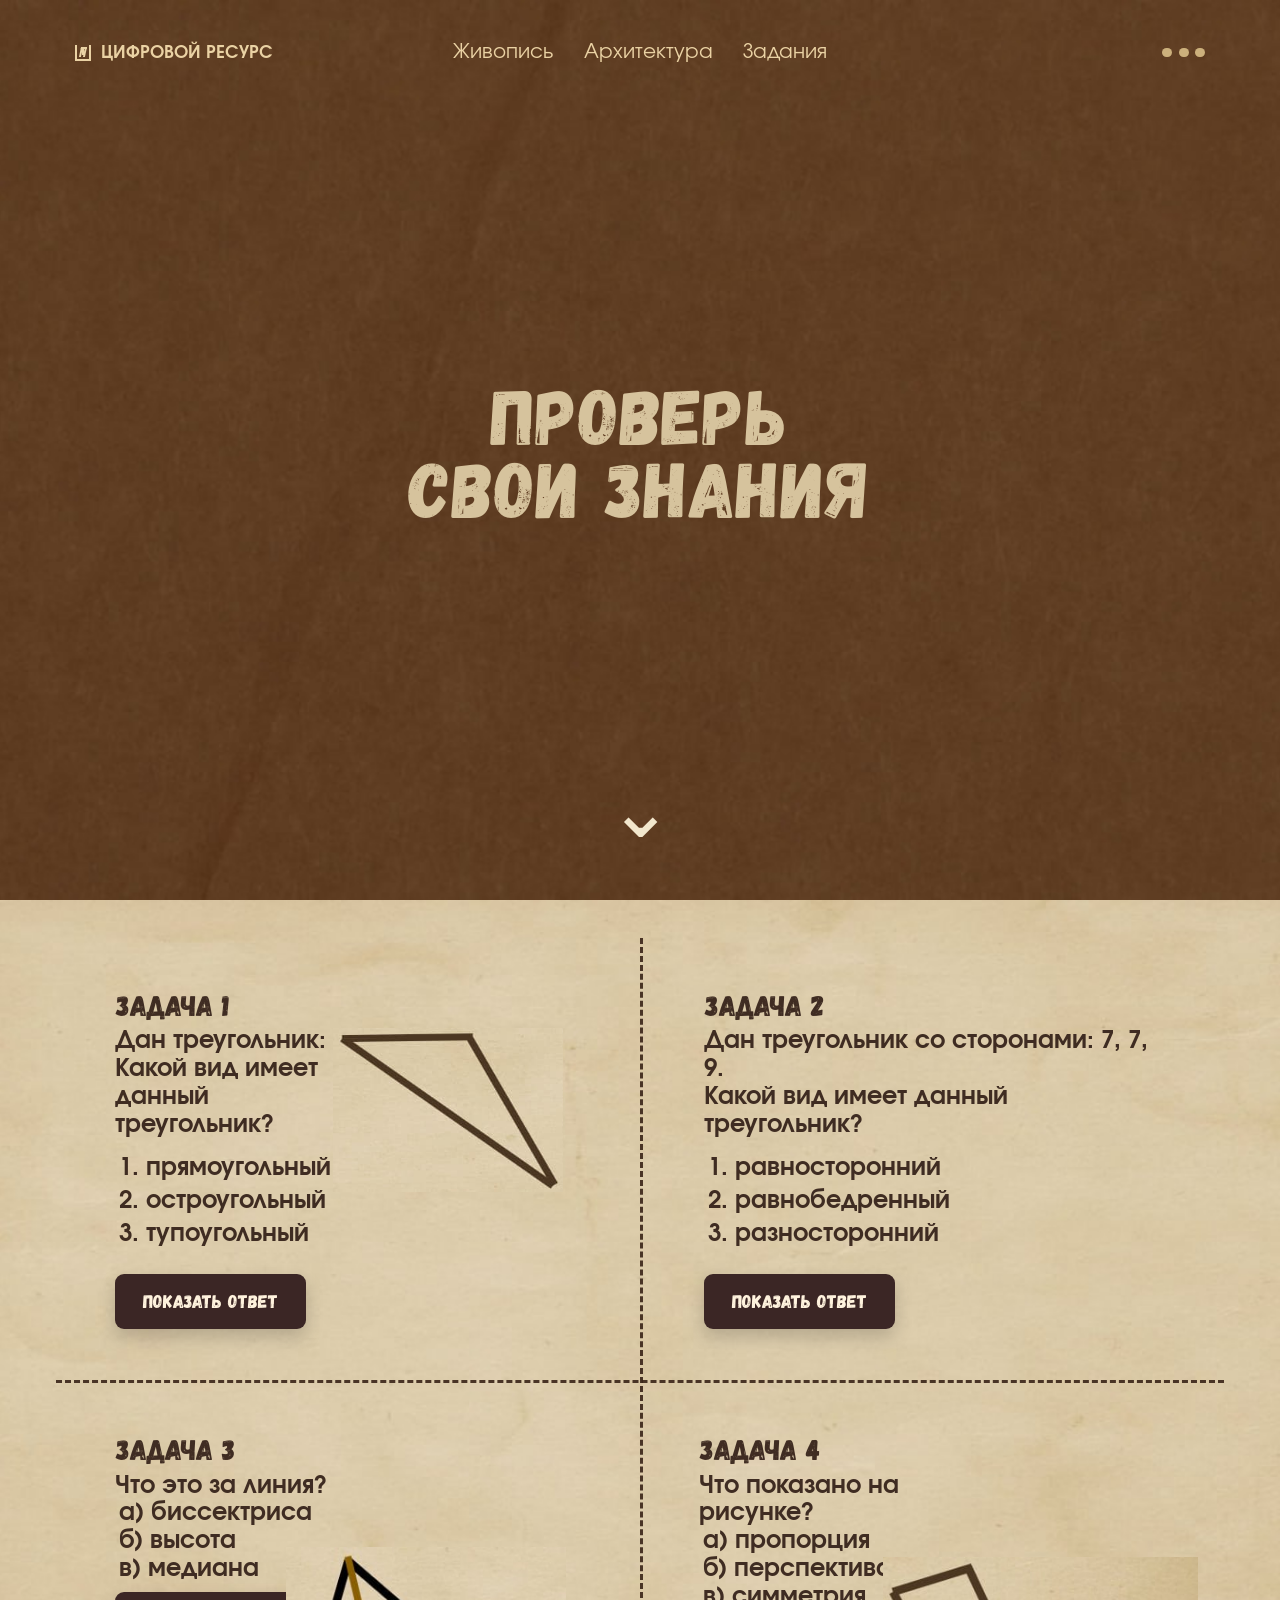
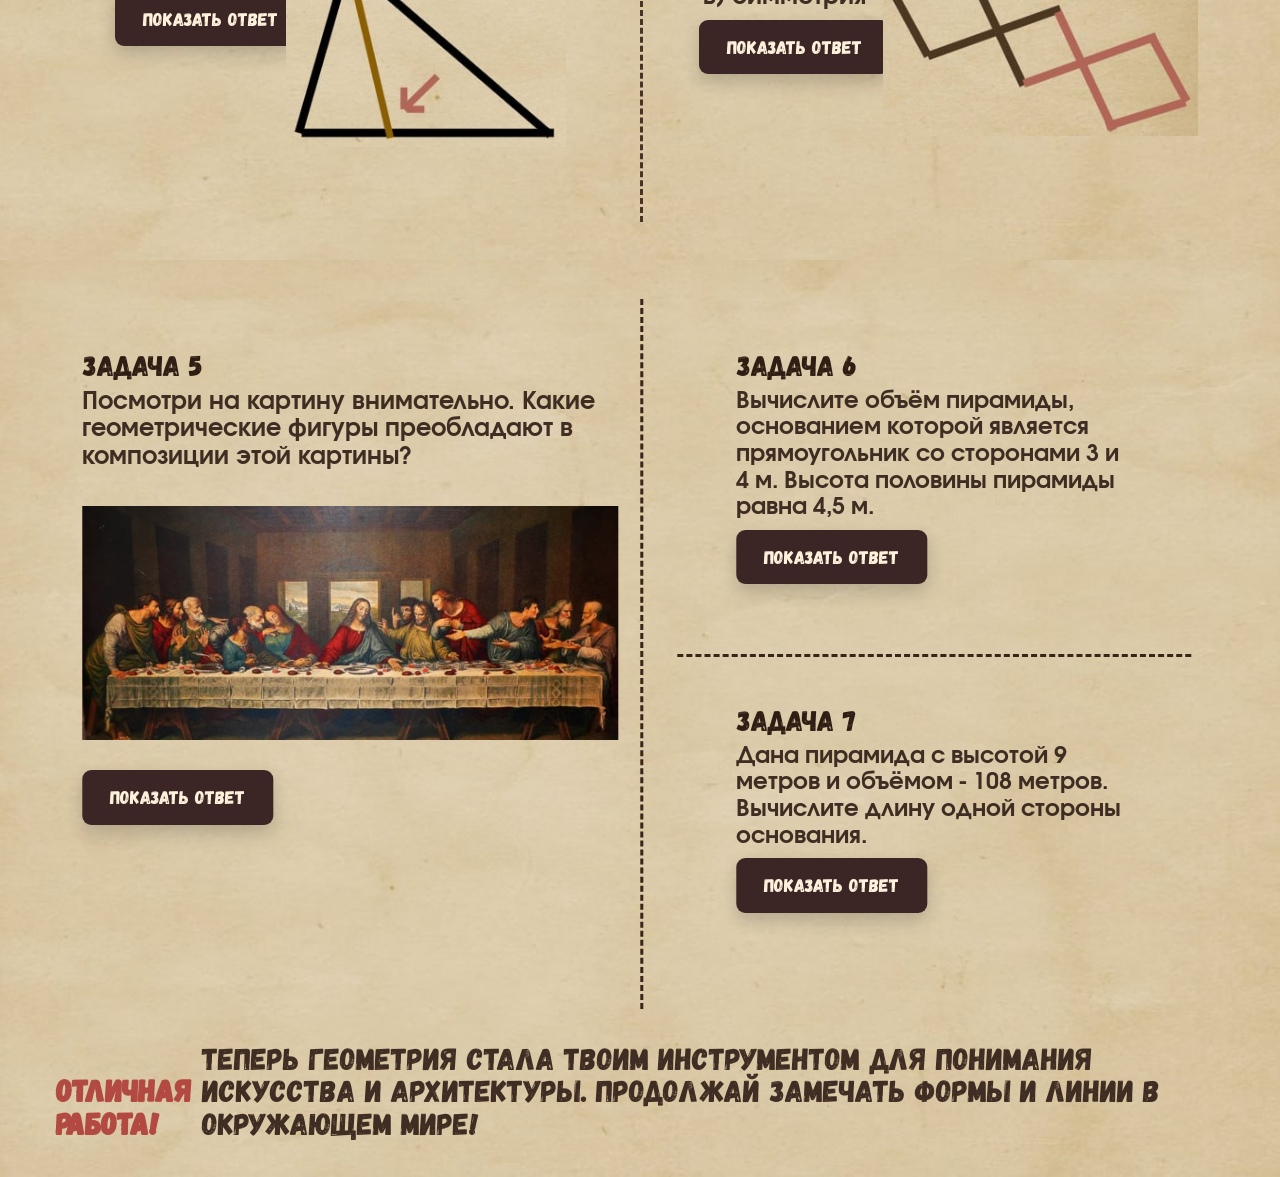
<file: tasks.html>
<!doctype html>
<html lang="ru">
<head>
  <meta charset="UTF-8">
  <meta name="viewport" content="width=device-width, initial-scale=1.0">
  <title>Проверь свои знания</title>
  <link rel="stylesheet" href="css/base.css?v=menu-final-1">
  <link rel="stylesheet" href="css/tasks.css?v=tasks-align-1">
</head>
<body class="tasks-page">
<div class="site-wrap">
  <header class="site-header site-header--light">
    <a class="site-brand" href="index.html">
      <span class="site-brand-icon" aria-hidden="true"></span>
      <span>ЦИФРОВОЙ РЕСУРС</span>
    </a>

    <nav class="site-nav">
      <a href="index.html">Живопись</a>
      <a href="architecture.html">Архитектура</a>
      <a href="tasks.html" class="active">Задания</a>
    </nav>
    <div class="site-dots" aria-hidden="true">
      <span></span><span></span><span></span>
    </div>
  </header>

  <section class="section task-cover" id="top">
    <h1>Проверь<br>свои знания</h1>
    <div class="arrow-down">⌄</div>
  </section>

  <section class="section knowledge-slide">
    <div class="knowledge-grid">
      <article class="knowledge-card knowledge-card--one">
        <h2>Задача 1</h2>
        <p>Дан треугольник:<br>Какой вид имеет данный треугольник?</p>
        <p class="task-options">
          <span class="answer-option">1. прямоугольный</span>
          <span class="answer-option">2. остроугольный</span>
          <span class="answer-option" id="task3-1">3. тупоугольный</span>
        </p>
        <button class="btn task-btn" data-correct="task3-1">Показать ответ</button>
        <img class="task-figure task-figure--triangle" src="assets/task_triangle_task1.png" alt="Треугольник">
      </article>

      <article class="knowledge-card knowledge-card--two">
        <h2>Задача 2</h2>
        <p>Дан треугольник со сторонами: 7, 7, 9.<br>Какой вид имеет данный треугольник?</p>
        <p class="task-options">
          <span class="answer-option">1. равносторонний</span>
          <span class="answer-option" id="task3-2">2. равнобедренный</span>
          <span class="answer-option">3. разносторонний</span>
        </p>
        <button class="btn task-btn" data-correct="task3-2">Показать ответ</button>
      </article>

      <article class="knowledge-card knowledge-card--three">
        <h2>Задача 3</h2>
        <p>Что это за линия?<br><span class="answer-option" id="task3-3">а) биссектриса</span><br><span class="answer-option">б) высота</span><br><span class="answer-option">в) медиана</span></p>
        <button class="btn task-btn" data-correct="task3-3">Показать ответ</button>
        <img class="task-figure task-figure--height" src="assets/triangle_with_height.png" alt="Высота треугольника">
      </article>

      <article class="knowledge-card knowledge-card--four">
        <h2>Задача 4</h2>
        <p>Что показано на рисунке?<br><span class="answer-option">а) пропорция</span><br><span class="answer-option">б) перспектива</span><br><span class="answer-option" id="task3-4">в) симметрия</span></p>
        <button class="btn task-btn" data-correct="task3-4">Показать ответ</button>
        <img class="task-figure task-figure--squares" src="assets/ornament_squares.png" alt="Орнамент из квадратов">
      </article>
    </div>
  </section>

  <section class="section final-task-slide">
    <div class="final-layout">
      <article class="final-main-task">
        <h2>Задача 5</h2>
        <p>
          Посмотри на картину внимательно. Какие геометрические фигуры преобладают в композиции
          этой картины?
        </p>
        <div class="last-supper-no-frame">
          <img class="last-supper" id="last-supper-img" src="assets/last_supper.jpg" alt="Тайная вечеря">
        </div>
        <button
          class="btn task-btn"
          data-toggle-target="task5-answer"
          data-swap-image="last-supper-img"
          data-open-src="assets/last_supper_markup.jpg"
          data-closed-src="assets/last_supper.jpg"
        >Показать ответ</button>
        <div class="task-hidden-answer" id="task5-answer"></div>
      </article>

      <div class="final-side-tasks">
        <article class="side-task">
          <h2>Задача 6</h2>
          <p>
            Вычислите объём пирамиды, основанием которой является прямоугольник со сторонами
            3 и 4 м. Высота половины пирамиды равна 4,5 м.
          </p>
          <div class="side-answer" id="task-final-answer-1"><span>Ответ:</span> 36 м³</div>
          <button class="btn task-btn" data-toggle-target="task-final-answer-1">Показать ответ</button>
        </article>

        <article class="side-task">
          <h2>Задача 7</h2>
          <p>
            Дана пирамида с высотой 9 метров и объёмом - 108 метров. Вычислите длину
            одной стороны основания.
          </p>
          <div class="side-answer" id="task-final-answer-2"><span>Ответ:</span> 6 м</div>
          <button class="btn task-btn" data-toggle-target="task-final-answer-2">Показать ответ</button>
        </article>
      </div>
    </div>

    <div class="finish-text">
      <strong>Отличная работа!</strong>
      Теперь геометрия стала твоим инструментом для понимания искусства и архитектуры.
      Продолжай замечать формы и линии в окружающем мире!
    </div>
  </section>
</div>
<script src="script.js"></script>
</body>
</html>
</file>
<file: css/base.css>
@font-face {
  font-family: "Sloop Script Pro";
  src: url("../assets/fonts/Sloop Script Pro.otf") format("opentype");
  font-weight: 400;
  font-style: normal;
}

@font-face {
  font-family: "Sloop Script Pro";
  src: url("../assets/fonts/Sloop Script Pro Medium.otf") format("opentype");
  font-weight: 500;
  font-style: normal;
}

@font-face {
  font-family: "Sloop Script Pro";
  src: url("../assets/fonts/Sloop Script Pro Bold.otf") format("opentype");
  font-weight: 700;
  font-style: normal;
}

@font-face {
  font-family: "Evolventa";
  src: url("../assets/fonts/Evolventa-Regular.ttf") format("truetype");
  font-weight: 400;
  font-style: normal;
}

@font-face {
  font-family: "Evolventa";
  src: url("../assets/fonts/Evolventa-Bold.ttf") format("truetype");
  font-weight: 700;
  font-style: normal;
}

@font-face {
  font-family: "Gagalin";
  src: url("../assets/fonts/Gagalin-Regular.otf") format("opentype");
  font-weight: 400;
  font-style: normal;
}

:root {
  --brown: #5b3824;
  --brown-dark: #2f1d14;
  --paper: #efe0bf;
  --gold: #b28b33;
  --cream: #f8efde;
  --shadow: 0 12px 28px rgba(0, 0, 0, 0.18);
  --ease-out-soft: cubic-bezier(0.22, 1, 0.36, 1);
}

* {
  box-sizing: border-box;
}

html {
  scroll-behavior: smooth;
}

html,
body {
  width: 100%;
  min-height: 100%;
}

body {
  margin: 0;
  font-family: "Evolventa", Arial, Helvetica, sans-serif;
  color: var(--brown-dark);
  background: #2b1912;
}

img {
  max-width: 100%;
  display: block;
}

a {
  color: inherit;
  text-decoration: none;
}

.site-wrap {
  width: 100%;
  max-width: none;
  margin: 0;
  background: var(--paper);
  box-shadow: none;
}

/* ========================= */
/* ВЕРХНЕЕ МЕНЮ */
/* ========================= */

.site-header {
  position: absolute;
  top: 0;
  left: 0;
  z-index: 100;

  width: 100%;
  height: 105px;
  padding: 0 112px;

  display: grid;
  grid-template-columns: 1fr auto 1fr;
  align-items: center;

  color: #eee2c8;
  background: transparent;
  box-shadow: none;
}

.site-header--light {
  color: #ead2a4;
}

.site-header--dark {
  color: #3b241c;
}

.site-brand {
  justify-self: start;

  display: inline-flex;
  align-items: center;
  gap: 10px;

  font-family: "Evolventa", Arial, Helvetica, sans-serif;
  font-size: 24px;
  font-weight: 700;
  line-height: 1;
  letter-spacing: 0;

  color: inherit;
}

.site-header--dark .site-brand,
.site-header--dark .site-nav a,
.site-header--dark .site-nav a.active,
.site-header--dark .site-dots {
  color: #3b241c;
}

.site-header--light .site-brand,
.site-header--light .site-nav a,
.site-header--light .site-nav a.active,
.site-header--light .site-dots {
  color: #ead2a4;
}

.site-brand-icon,
.site-brand__icon,
.brand-icon {
  width: 24px;
  height: 24px;
  flex: 0 0 24px;
}

.site-brand-icon {
  display: inline-block;
  position: relative;
  background: none;
  border: 2px solid currentColor;
  border-top: 0;
}

.site-brand-icon::before {
  content: "";
  position: absolute;
  left: 3px;
  right: 3px;
  top: 2px;
  height: 8px;
  border-top: 2px solid currentColor;
  border-left: 2px solid currentColor;
  border-right: 2px solid currentColor;
  transform: skewX(-12deg);
}

.site-brand-icon::after {
  content: "";
  position: absolute;
  left: 5px;
  right: 5px;
  bottom: 4px;
  height: 7px;
  background:
    linear-gradient(currentColor 0 0) left center / 2px 100% no-repeat,
    linear-gradient(currentColor 0 0) center center / 2px 100% no-repeat,
    linear-gradient(currentColor 0 0) right center / 2px 100% no-repeat;
}

.site-brand__icon,
.brand-icon {
  object-fit: contain;
}

.site-nav {
  justify-self: center;

  display: flex;
  align-items: center;
  justify-content: center;
  gap: 44px;
  flex-wrap: nowrap;
}

.site-nav a {
  font-family: "Evolventa", Arial, Helvetica, sans-serif;
  font-size: 28px;
  font-weight: 400;
  line-height: 1;
  color: inherit;
  border: none;
  transition:
    color 0.3s ease,
    transform 0.3s var(--ease-out-soft);
}

.site-nav a:hover {
  color: #eee2c8;
  transform: translateY(-2px);
}

.site-header--dark .site-nav a:hover {
  color: #2f1d14;
}

.site-nav a.active {
  color: #eee2c8;
  font-weight: 400;
  border: none;
}

.site-header--dark .site-nav a.active {
  color: #4a382e;
}

.site-dots {
  justify-self: end;

  display: flex;
  align-items: center;
  gap: 10px;
  opacity: 0.9;
}

.site-dots span {
  width: 14px;
  height: 14px;
  display: block;
  border-radius: 50%;
  background: currentColor;
}

.site-header--light .site-dots span {
  background: #d8bd86;
}

.site-header--dark .site-dots span {
  background: #5a4031;
}

/* ========================= */
/* ОБЩИЕ СЕКЦИИ */
/* ========================= */

.page-hero {
  min-height: 720px;
  padding: 110px 50px 50px;

  display: grid;
  grid-template-columns: 1fr 1.2fr 1fr;
  gap: 28px;
  align-items: center;

  color: var(--cream);
}

.section,
.section.alt,
.page-hero.arch,
.task-hero {
  background: url("../assets/fon2.jpg") center center / cover no-repeat;
}

.section {
  width: 100%;
  min-height: 720px;
  padding: 72px 70px;
  position: relative;
}

.center {
  text-align: center;
}

/* ========================= */
/* РУКОПИСНЫЕ НАДПИСИ */
/* ========================= */

.kicker,
.script,
.script-label,
.painting-title .kicker,
.task-picture-title {
  font-family: "Sloop Script Pro", cursive !important;
  font-weight: 400 !important;
  font-style: normal !important;
  line-height: 0.9;
  color: #4d3121;
}

.kicker,
.script,
.script-label {
  font-size: clamp(46px, 4.8vw, 72px);
}

/* ========================= */
/* ЗАГОЛОВКИ И ОБЫЧНЫЙ ТЕКСТ */
/* ========================= */

.section-title {
  margin: 0 0 24px;

  font-family: "Gagalin", Impact, "Arial Black", Arial, sans-serif;
  font-size: clamp(24px, 2.6vw, 38px);
  font-weight: 400;
  line-height: 1.05;
  letter-spacing: 0.02em;
  text-transform: uppercase;

  color: #3f2c22;
}

.small-title {
  font-size: 28px;
}

.section p {
  margin: 0 0 18px;

  font-family: "Evolventa", Arial, Helvetica, sans-serif;
  font-size: clamp(18px, 1.8vw, 25px);
  font-weight: 400;
  line-height: 1.35;
  color: #4a382e;
}

.highlight {
  font-family: "Gagalin", Impact, "Arial Black", Arial, sans-serif;
  font-weight: 400;
  text-transform: uppercase;
  color: #4b3a35;
}

.muted {
  color: rgba(43, 32, 28, 0.75);
}

/* ========================= */
/* СЕТКИ */
/* ========================= */

.two-col {
  display: grid;
  grid-template-columns: 1.08fr 0.92fr;
  gap: 52px;
  align-items: center;
}

.gallery-two {
  display: grid;
  grid-template-columns: repeat(2, 1fr);
  gap: 38px;
  align-items: start;
  margin: 30px 0;
}

.card-img {
  width: 100%;
  display: block;

  border: 5px solid #5c4233;
  border-radius: 10px;
  background: #fff;
  box-shadow: var(--shadow);
}

/* ========================= */
/* КАРТИНКИ-КЛЯКСЫ */
/* ========================= */

.blob-wrap img {
  width: 100%;
  display: block;

  border-radius: 24px;

  clip-path: polygon(
    8% 5%,
    35% 1%,
    63% 6%,
    91% 4%,
    99% 20%,
    95% 50%,
    99% 84%,
    77% 98%,
    45% 95%,
    12% 99%,
    2% 78%,
    6% 44%,
    0 16%
  );

  box-shadow: var(--shadow);
}

/* ========================= */
/* ФОРМУЛЫ */
/* ========================= */

.formula-box {
  margin: 22px 0 28px;
  padding: 24px 30px;

  background: rgba(255, 255, 255, 0.22);
  border-left: 8px solid var(--gold);

  box-shadow: var(--shadow);
}

.formula-box p {
  margin-bottom: 10px;
  font-weight: 700;
}

.formula {
  margin: 12px 0 16px;

  font-family: "Gagalin", Impact, "Arial Black", Arial, sans-serif;
  font-size: clamp(34px, 5vw, 60px);
  font-weight: 400;
  line-height: 1.05;

  color: #2d1a12;
}

/* ========================= */
/* МОНА ЛИЗА */
/* ========================= */

.mona-layout {
  display: grid;
  grid-template-columns: 292px 1fr 292px;
  gap: 28px;
  align-items: center;
  margin-top: 30px;
}

.mona-layout p {
  font-size: 24px;
  font-weight: 700;
}

.answer-text {
  display: none;

  margin-top: 20px;

  font-family: "Evolventa", Arial, Helvetica, sans-serif;
  font-size: 22px;
  font-weight: 700;
  line-height: 1.35;
  color: #4a382e;
}

.answer-text.visible {
  display: block;
}

/* ========================= */
/* КНОПКИ */
/* ========================= */

.btn {
  appearance: none;
  border: none;
  cursor: pointer;

  padding: 18px 26px;
  border-radius: 12px;

  font-family: "Gagalin", Impact, "Arial Black", Arial, sans-serif;
  font-size: 18px;
  font-weight: 400;
  text-transform: uppercase;

  color: #fff3de;
  background: #3b2625;

  box-shadow: 0 8px 18px rgba(0, 0, 0, 0.18);

  transition:
    transform 0.28s var(--ease-out-soft),
    background 0.28s ease,
    box-shadow 0.28s ease;
}

.btn:hover {
  background: #513231;
  transform: translateY(-2px);
}

.btn:active {
  transform: translateY(1px);
  box-shadow: 0 4px 10px rgba(0, 0, 0, 0.16);
}

/* ========================= */
/* ТРЕУГОЛЬНИКИ */
/* ========================= */

.triangle-grid {
  display: grid;
  grid-template-columns: repeat(3, 1fr);
  gap: 42px 34px;
  margin-top: 32px;
}

.triangle-item {
  text-align: left;
}

.triangle-item img {
  width: 155px;
  height: 130px;
  object-fit: contain;
  margin: 0 auto 14px;
}

.triangle-item h3 {
  margin: 0 0 8px;

  font-family: "Gagalin", Impact, "Arial Black", Arial, sans-serif;
  font-size: 19px;
  font-weight: 400;
  line-height: 1.15;
  text-transform: uppercase;

  color: #3f2c22;
}

.triangle-item p {
  margin: 0;
  font-size: 18px;
}

/* ========================= */
/* ЭЛЕМЕНТЫ ТРЕУГОЛЬНИКА */
/* ========================= */

.elements-grid {
  display: grid;
  grid-template-columns: repeat(3, 1fr);
  gap: 26px;
  margin-top: 26px;
}

.element-card {
  padding: 20px;

  background: rgba(255, 255, 255, 0.22);
  border-radius: 18px;

  box-shadow: var(--shadow);
}

.element-card img {
  height: 150px;
  object-fit: contain;
  margin: 0 auto 12px;
}

.element-card h3 {
  margin: 0 0 10px;

  font-family: "Gagalin", Impact, "Arial Black", Arial, sans-serif;
  font-size: 20px;
  font-weight: 400;
  text-transform: uppercase;

  color: #3f2c22;
}

.element-card p {
  font-size: 17px;
  margin-bottom: 8px;
}

/* ========================= */
/* ЗАДАЧИ */
/* ========================= */

.tasks-grid {
  display: grid;
  grid-template-columns: repeat(2, 1fr);
  gap: 28px;
  margin-top: 20px;
}

.task-block {
  padding: 28px;

  background: rgba(255, 255, 255, 0.14);
  border: 2px dashed rgba(75, 46, 31, 0.35);
}

.task-block ol {
  margin: 10px 0 18px;
  padding-left: 26px;
}

.task-block li {
  margin: 5px 0;

  font-family: "Evolventa", Arial, Helvetica, sans-serif;
  font-size: 21px;
}

.task-triangle-img {
  width: 180px;
  margin: 40px auto 0;
}

.answer-option {
  position: relative;
  display: inline-block;
  width: max-content;
  max-width: 100%;
  padding: 0 0.18em;
  white-space: nowrap;
}

.answer-option.is-correct::after {
  content: "";
  position: absolute;
  left: -0.35em;
  right: -0.35em;
  top: 50%;
  height: 1.05em;
  transform: translateY(-50%) rotate(-3deg);
  border: 3px solid var(--gold);
  border-radius: 50%;
  background: transparent;
  pointer-events: none;
}

/* ========================= */
/* ПЕРСПЕКТИВА */
/* ========================= */

.perspective-head {
  display: grid;
  grid-template-columns: 180px 1fr;
  gap: 28px;
  align-items: center;
}

.perspective-head img {
  width: 160px;
  margin: 0 auto;
}

/* ========================= */
/* НИЖНЕЕ МЕНЮ */
/* ========================= */

.bottom-nav {
  display: flex;
  justify-content: center;
  gap: 20px;
  flex-wrap: wrap;

  margin-top: 34px;
  padding-top: 20px;

  border-top: 10px solid rgba(88, 55, 36, 0.72);
}

.bottom-nav a {
  min-width: 220px;
  padding: 16px 24px;

  border-radius: 12px;

  font-family: "Gagalin", Impact, "Arial Black", Arial, sans-serif;
  font-weight: 400;
  text-align: center;
  text-transform: uppercase;

  color: #321f18;
  background: #d8c3a0;
  transition:
    transform 0.3s var(--ease-out-soft),
    background 0.3s ease,
    box-shadow 0.3s ease;
}

.bottom-nav a:first-child {
  background: #f4ebd8;
}

.bottom-nav a:hover {
  transform: translateY(-3px);
  background: #ead9ba;
  box-shadow: 0 10px 22px rgba(47, 29, 20, 0.16);
}

/* ========================= */
/* MOTION */
/* ========================= */

.section-reveal {
  opacity: 0;
  transition: opacity 0.85s ease;
}

.section-reveal.is-visible {
  opacity: 1;
}

.reveal-up {
  opacity: 0;
  transform: translateY(34px);
  transition:
    opacity 0.85s ease,
    transform 0.85s var(--ease-out-soft);
  transition-delay: var(--reveal-delay, 0ms);
  will-change: opacity, transform;
}

.reveal-up.is-visible {
  opacity: 1;
  transform: translateY(0);
}

.image-reveal {
  opacity: 0;
  transform: translateY(18px) scale(0.965);
  transition:
    opacity 0.9s ease,
    transform 0.9s var(--ease-out-soft),
    filter 0.45s ease,
    box-shadow 0.45s ease;
  transition-delay: var(--reveal-delay, 0ms);
  will-change: opacity, transform;
}

.image-reveal.is-visible {
  opacity: 1;
  transform: translateY(0) scale(1);
}

.parallax-soft {
  will-change: transform;
}

@media (prefers-reduced-motion: reduce) {
  html {
    scroll-behavior: auto;
  }

  *,
  *::before,
  *::after {
    animation-duration: 0.001ms !important;
    animation-iteration-count: 1 !important;
    scroll-behavior: auto !important;
    transition-duration: 0.001ms !important;
  }

  .section-reveal,
  .reveal-up,
  .image-reveal {
    opacity: 1 !important;
    transform: none !important;
  }

  .parallax-soft {
    --parallax-y: 0px !important;
  }
}

.footer-space {
  height: 24px;
  background: url("../assets/fon2.jpg") center center / cover no-repeat;
}

/* ========================= */
/* ОБЩАЯ АДАПТАЦИЯ */
/* ========================= */

@media (max-width: 980px) {
  .site-header {
    position: absolute;
    top: 0;
    left: 0;
    height: 105px;
    padding: 0 clamp(16px, 4vw, 56px);

    display: grid;
    grid-template-columns: minmax(0, 1fr) auto minmax(0, 1fr);
    align-items: center;
    gap: 8px;

    background: transparent;
  }

  .site-nav {
    gap: clamp(10px, 3vw, 24px);
    justify-content: center;
  }

  .site-nav a {
    font-size: clamp(13px, 3vw, 20px);
    white-space: nowrap;
  }

  .site-brand {
    gap: 8px;
    font-size: clamp(10px, 2.6vw, 20px);
    white-space: nowrap;
  }

  .site-brand-icon,
  .site-brand__icon,
  .brand-icon {
    width: clamp(16px, 3vw, 22px);
    height: clamp(16px, 3vw, 22px);
    flex-basis: clamp(16px, 3vw, 22px);
  }

  .site-dots {
    display: flex;
    gap: 6px;
  }

  .site-dots span {
    width: 8px;
    height: 8px;
  }

  .page-hero,
  .two-col,
  .mona-layout,
  .triangle-grid,
  .elements-grid,
  .tasks-grid,
  .gallery-two,
  .perspective-head,
  .arch-section-grid,
  .inline-photos.three {
    grid-template-columns: 1fr;
  }

  .section {
    min-height: auto;
    padding: 44px 24px;
  }

  .card-img {
    max-width: 100%;
  }

  .mona-layout {
    justify-items: center;
  }

  .mona-layout .card-img {
    max-width: 292px;
  }

  .task-card {
    grid-template-columns: 1fr;
  }

  .task-card img.small {
    justify-self: start;
  }

  .bottom-nav {
    flex-direction: column;
  }

  .bottom-nav a {
    width: 100%;
    min-width: unset;
  }
}

@media (max-width: 600px) {
  .site-header {
    padding: 0 12px;
    grid-template-columns: auto minmax(0, 1fr) auto;
    gap: 6px;
  }

  .site-brand {
    gap: 5px;
    font-size: clamp(8px, 2.4vw, 12px);
  }

  .site-brand-icon,
  .site-brand__icon,
  .brand-icon {
    width: clamp(12px, 3vw, 16px);
    height: clamp(12px, 3vw, 16px);
    flex-basis: clamp(12px, 3vw, 16px);
  }

  .site-brand-icon::before {
    left: 2px;
    right: 2px;
    top: 1px;
    height: 5px;
    border-width: 1px;
  }

  .site-brand-icon::after {
    left: 3px;
    right: 3px;
    bottom: 2px;
    height: 5px;
    background:
      linear-gradient(currentColor 0 0) left center / 1px 100% no-repeat,
      linear-gradient(currentColor 0 0) center center / 1px 100% no-repeat,
      linear-gradient(currentColor 0 0) right center / 1px 100% no-repeat;
  }

  .site-nav {
    gap: clamp(6px, 2vw, 10px);
  }

  .site-nav a {
    font-size: clamp(10px, 2.6vw, 13px);
  }

  .site-dots {
    gap: 4px;
  }

  .site-dots span {
    width: 6px;
    height: 6px;
  }
}

/* Final menu lock: keep the header as one horizontal overlay on every page. */
.site-wrap > .site-header {
  position: absolute !important;
  top: 0 !important;
  left: 0 !important;
  z-index: 100 !important;
  width: 100% !important;
  height: 105px !important;
  padding: 0 clamp(12px, 5.85vw, 112px) !important;
  display: grid !important;
  grid-template-columns: minmax(0, 1fr) auto minmax(0, 1fr) !important;
  align-items: center !important;
  box-sizing: border-box !important;
  background: transparent !important;
  gap: 8px !important;
}

.site-wrap > .site-header .site-brand {
  justify-self: start !important;
  display: inline-flex !important;
  align-items: center !important;
  gap: 10px !important;
  font-family: "Evolventa", Arial, sans-serif !important;
  font-size: clamp(10px, 1.36vw, 26px) !important;
  font-weight: 700 !important;
  line-height: 1 !important;
  white-space: nowrap !important;
  text-decoration: none !important;
}

.site-wrap > .site-header .site-brand-icon {
  width: clamp(14px, 1.25vw, 24px) !important;
  height: clamp(14px, 1.25vw, 24px) !important;
  flex: 0 0 clamp(14px, 1.25vw, 24px) !important;
  display: inline-block !important;
}

.site-wrap > .site-header .site-nav {
  justify-self: center !important;
  display: flex !important;
  align-items: center !important;
  justify-content: center !important;
  gap: clamp(8px, 2.4vw, 46px) !important;
  flex-direction: row !important;
  flex-wrap: nowrap !important;
}

.site-wrap > .site-header .site-nav a {
  font-family: "Evolventa", Arial, sans-serif !important;
  font-size: clamp(10px, 1.56vw, 30px) !important;
  font-weight: 400 !important;
  line-height: 1 !important;
  white-space: nowrap !important;
  text-decoration: none !important;
}

.site-wrap > .site-header .site-dots {
  justify-self: end !important;
  display: flex !important;
  align-items: center !important;
  gap: clamp(4px, 0.52vw, 10px) !important;
}

.site-wrap > .site-header .site-dots span {
  width: clamp(6px, 0.78vw, 15px) !important;
  height: clamp(6px, 0.78vw, 15px) !important;
  border-radius: 50% !important;
  display: block !important;
}

.site-header--light .site-brand,
.site-header--light .site-nav a {
  color: #ead2a4 !important;
}

.site-header--light .site-dots span {
  background: #d8bd86 !important;
}

.site-header--dark .site-brand,
.site-header--dark .site-nav a {
  color: #3b241c !important;
}

.site-header--dark .site-dots span {
  background: #3b241c !important;
}

@media (max-width: 600px) {
  .site-wrap > .site-header {
    grid-template-columns: auto minmax(0, 1fr) auto !important;
    padding: 0 12px !important;
    gap: 6px !important;
  }

  .site-wrap > .site-header .site-brand {
    gap: 5px !important;
    font-size: clamp(8px, 2.35vw, 12px) !important;
  }

  .site-wrap > .site-header .site-nav {
    gap: clamp(6px, 2vw, 10px) !important;
  }

  .site-wrap > .site-header .site-nav a {
    font-size: clamp(10px, 2.55vw, 13px) !important;
  }
}
</file>
<file: css/tasks.css>
/* ========================= */
/* СТРАНИЦА: ЗАДАНИЯ */
/* ========================= */

.task-cover,
.knowledge-slide,
.final-task-slide {
  min-height: 100vh;
  overflow: visible;
}

.task-cover {
  display: flex;
  flex-direction: column;
  align-items: center;
  justify-content: center;
  padding: 100px 40px;
  color: #efe0bf;
  text-align: center;
  background: url("../assets/fon1.jpg") center center / cover no-repeat;
}

.task-cover h1 {
  margin: 0;
  font-family: "Gagalin", Impact, "Arial Black", Arial, sans-serif;
  font-size: clamp(64px, 6.1vw, 88px);
  font-weight: 400;
  line-height: 0.94;
  letter-spacing: 0.01em;
  text-transform: uppercase;
  color: #d6c39d;
}

.arrow-down {
  position: absolute;
  bottom: 70px;
  left: 50%;
  margin: 0;
  font-family: Arial, Helvetica, sans-serif;
  font-size: 78px;
  line-height: 0.5;
  color: #f2e7cd;
  transform: translateX(-50%);
}

.knowledge-slide,
.final-task-slide {
  padding: clamp(26px, 3vw, 54px) 0;
  background: url("../assets/fon2.jpg") center center / cover no-repeat;
}

.knowledge-grid {
  position: relative;
  width: min(calc(100% - 112px), 1760px);
  min-height: calc(100vh - clamp(52px, 6vw, 108px));
  margin: 0 auto;
  display: grid;
  grid-template-columns: 1fr 1fr;
  grid-template-rows: 1fr 1fr;
}

.knowledge-grid::before,
.knowledge-grid::after {
  content: "";
  position: absolute;
  z-index: 1;
  pointer-events: none;
  border-color: #3a2418;
  opacity: 0.9;
}

.knowledge-grid::before {
  top: 0;
  bottom: 0;
  left: 50%;
  border-left: 3px dashed #3a2418;
}

.knowledge-grid::after {
  left: 0;
  right: 0;
  top: 50%;
  border-top: 3px dashed #3a2418;
}

.knowledge-card {
  position: relative;
  z-index: 2;
  padding: clamp(50px, 4vw, 78px) clamp(56px, 4.6vw, 88px);
  font-family: "Evolventa", Arial, Helvetica, sans-serif;
  color: #3f2c22;
}

.knowledge-card h2,
.final-main-task h2,
.side-task h2 {
  margin: 0 0 8px;
  font-family: "Gagalin", Impact, "Arial Black", Arial, sans-serif;
  font-size: clamp(28px, 2.25vw, 38px);
  font-weight: 400;
  line-height: 1.06;
  text-transform: uppercase;
}

.knowledge-card p,
.knowledge-card li,
.final-main-task p,
.side-task p,
.side-task li {
  margin: 0;
  font-size: clamp(24px, 1.78vw, 31px);
  font-weight: 700;
  line-height: 1.16;
  color: #3f2c22;
}

.task-options,
.knowledge-card .task-options {
  display: grid;
  gap: 0.2em;
  margin: 16px 0 18px;
  justify-items: start;
}

.side-task ol {
  margin: 8px 0 10px;
  padding-left: 22px;
}

.task-btn {
  min-width: 170px;
  margin-top: 8px;
  padding: 18px 28px;
  border-radius: 9px;
  font-size: clamp(18px, 1.45vw, 24px);
  line-height: 1;
}

.task-figure {
  position: absolute;
  object-fit: contain;
}

.task-figure--triangle {
  display: block;
  right: clamp(48px, 6vw, 104px);
  top: clamp(74px, 7vw, 118px);
  width: clamp(230px, 16.5vw, 270px);
  height: auto;
  border: none;
  outline: none;
  box-shadow: none;
  background: transparent;
}

.task-figure--height {
  right: clamp(42px, 5.8vw, 104px);
  top: clamp(158px, 13vw, 214px);
  bottom: auto;
  width: clamp(280px, 19.5vw, 335px);
}

.task-figure--squares {
  right: clamp(12px, 2vw, 42px);
  top: clamp(168px, 13.8vw, 224px);
  bottom: auto;
  width: clamp(315px, 22vw, 375px);
}

.knowledge-card--one,
.knowledge-card--three,
.knowledge-card--four {
  padding-right: clamp(250px, 23vw, 380px);
}

.knowledge-card--two {
  padding-left: clamp(58px, 5vw, 96px);
}

.knowledge-card--three,
.knowledge-card--four {
  padding-top: clamp(52px, 4.2vw, 82px);
}

.tasks-page .answer-option.is-correct::after {
  left: -0.32em;
  right: auto;
  width: 1.78em;
  height: 1.12em;
  border-width: 4px;
}

.final-layout {
  position: relative;
  width: min(calc(100% - 112px), 1760px);
  min-height: calc(100vh - 190px);
  margin: 0 auto;
  display: grid;
  grid-template-columns: minmax(0, 1.12fr) minmax(0, 0.88fr);
  transform: translateX(-2.8%);
}

.final-layout::before {
  content: "";
  position: absolute;
  top: 0;
  bottom: 0;
  left: 52.8%;
  z-index: 1;
  border-left: 3px dashed #3a2418;
}

.final-main-task {
  position: relative;
  z-index: 2;
  padding: clamp(50px, 4vw, 76px) clamp(56px, 4.6vw, 88px) 0;
}

.final-main-task p {
  max-width: 820px;
  font-size: clamp(24px, 1.78vw, 31px);
}

.last-supper-no-frame {
  position: relative;
  width: min(760px, 100%);
  margin: 34px 0 22px;
  overflow: hidden;
  border: none !important;
  outline: none !important;
  box-shadow: none !important;
  background: transparent !important;
  padding: 0 !important;
}

.last-supper-no-frame::before,
.last-supper-no-frame::after {
  content: none !important;
  display: none !important;
}

.last-supper {
  width: min(760px, 100%);
  height: auto;
  margin: 0;
  border: none;
  border-radius: 0;
  outline: none;
  box-shadow: none;
  background: transparent;
  padding: 0;
}

.last-supper-no-frame .last-supper {
  display: block;
  width: calc(100% + 30px);
  max-width: none;
  margin: -15px;
  border: none !important;
  outline: none !important;
  box-shadow: none !important;
  background: transparent !important;
  padding: 0 !important;
  border-radius: 0 !important;
}

.final-side-tasks {
  position: relative;
  z-index: 2;
  display: grid;
  grid-template-rows: 1fr 1fr;
}

.final-side-tasks::before {
  content: "";
  position: absolute;
  left: 0;
  right: 0;
  top: 50%;
  border-top: 3px dashed #3a2418;
}

.side-task {
  padding: clamp(48px, 4vw, 76px) clamp(56px, 4.6vw, 88px) clamp(36px, 3vw, 54px);
}

.side-task p,
.side-task li {
  font-size: clamp(23px, 1.68vw, 29px);
}

.task-hidden-answer,
.task-hidden-answer.visible {
  display: none;
}

.side-answer {
  display: none;
  margin: 26px 0 22px;
  font-family: "Evolventa", Arial, Helvetica, sans-serif;
  font-size: clamp(27px, 2vw, 36px);
  font-weight: 700;
  line-height: 1.1;
  color: #3f2c22;
}

.side-answer.visible {
  display: block;
}

.side-answer span {
  color: #b24a42;
}

.finish-text {
  width: min(calc(100% - 112px), 1760px);
  min-height: 130px;
  margin: 0 auto;
  padding: 22px 0 0;
  display: flex;
  align-items: flex-end;
  gap: 10px;
  font-family: "Gagalin", Impact, "Arial Black", Arial, sans-serif;
  font-size: clamp(29px, 2.4vw, 46px);
  line-height: 1.05;
  text-transform: uppercase;
  color: #3f2c22;
}

.finish-text strong {
  color: #b24a42;
}

@media (max-width: 980px) {
  .tasks-page .site-header {
    background: #4a2b1a;
  }

  .task-cover,
  .knowledge-slide,
  .final-task-slide {
    height: auto;
    min-height: auto;
  }

  .knowledge-grid,
  .final-layout {
    display: grid;
    grid-template-columns: 1fr;
    grid-template-rows: auto;
    transform: none;
  }

  .knowledge-grid::before,
  .knowledge-grid::after,
  .final-layout::before,
  .final-side-tasks::before {
    display: none;
  }

  .knowledge-card,
  .final-main-task,
  .side-task {
    padding: 44px 24px;
    border-bottom: 2px dashed #3a2418;
  }

  .knowledge-card--one,
  .knowledge-card--three,
  .knowledge-card--four {
    padding-right: 24px;
  }

  .task-figure {
    position: static;
    width: min(390px, 100%);
    height: auto;
    margin: 26px auto 0;
  }

  .last-supper {
    width: 100%;
  }

  .finish-text {
    height: auto;
    width: calc(100% - 48px);
    padding: 34px 0;
    display: block;
  }
}
</file>
